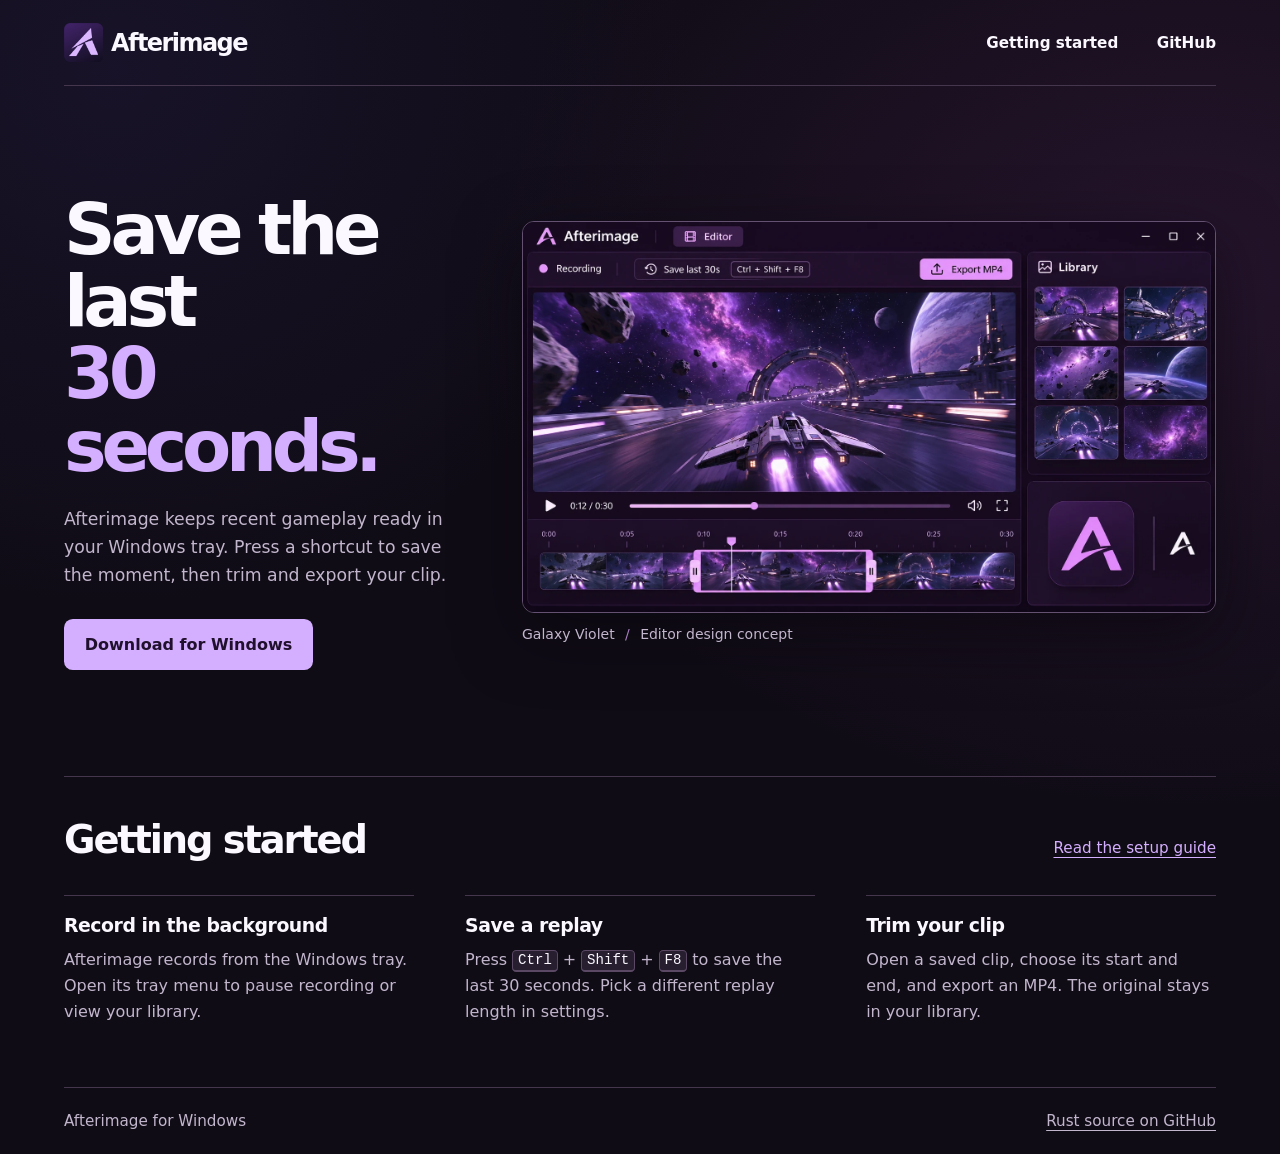
<file: docs/index.html>
<!doctype html>
<html lang="en">
<head>
  <meta charset="utf-8">
  <meta name="viewport" content="width=device-width, initial-scale=1">
  <meta name="theme-color" content="#100c16">
  <meta name="description" content="Afterimage is a Rust desktop app for saving, trimming, and exporting gameplay clips on Windows.">
  <title>Afterimage — Gameplay clips for Windows</title>
  <link rel="icon" href="assets/afterimage.ico">
  <link rel="stylesheet" href="style.css">
</head>
<body id="top">
  <a class="skip" href="#main">Skip to content</a>
  <header class="mast wrap">
    <a class="wordmark" href="#top"><img src="assets/afterimage.ico" width="39" height="39" alt="">Afterimage</a>
    <nav aria-label="Main navigation">
      <a href="#getting-started">Getting started</a>
      <a href="https://github.com/vlyxxxxxq/afterimage">GitHub</a>
    </nav>
  </header>
  <main id="main">
    <section class="intro wrap" aria-labelledby="headline">
      <div class="pitch">
        <h1 id="headline">Save the last<br><span>30 seconds.</span></h1>
        <p>Afterimage keeps recent gameplay ready in your Windows tray. Press a shortcut to save the moment, then trim and export your clip.</p>
        <a class="download" href="https://github.com/vlyxxxxxq/afterimage/releases/latest">Download for Windows</a>
      </div>
      <figure class="preview">
        <a href="assets/galaxy-violet.webp" aria-label="Open the full-size Galaxy Violet design concept">
          <img src="assets/galaxy-violet.webp" width="1672" height="941" fetchpriority="high" alt="A violet clip editor with a space-racing preview, thumbnail timeline, and clip library.">
        </a>
        <figcaption>Galaxy Violet <span aria-hidden="true">/</span> Editor design concept</figcaption>
      </figure>
    </section>
    <section id="getting-started" class="guide wrap" aria-labelledby="guide-title">
      <div class="guide-heading"><h2 id="guide-title">Getting started</h2><a href="https://github.com/vlyxxxxxq/afterimage#readme">Read the setup guide</a></div>
      <div class="steps">
        <article><h3>Record in the background</h3><p>Afterimage records from the Windows tray. Open its tray menu to pause recording or view your library.</p></article>
        <article><h3>Save a replay</h3><p>Press <kbd>Ctrl</kbd> + <kbd>Shift</kbd> + <kbd>F8</kbd> to save the last 30 seconds. Pick a different replay length in settings.</p></article>
        <article><h3>Trim your clip</h3><p>Open a saved clip, choose its start and end, and export an MP4. The original stays in your library.</p></article>
      </div>
    </section>
  </main>
  <footer class="wrap"><span>Afterimage for Windows</span><a href="https://github.com/vlyxxxxxq/afterimage">Rust source on GitHub</a></footer>
</body>
</html>
</file>
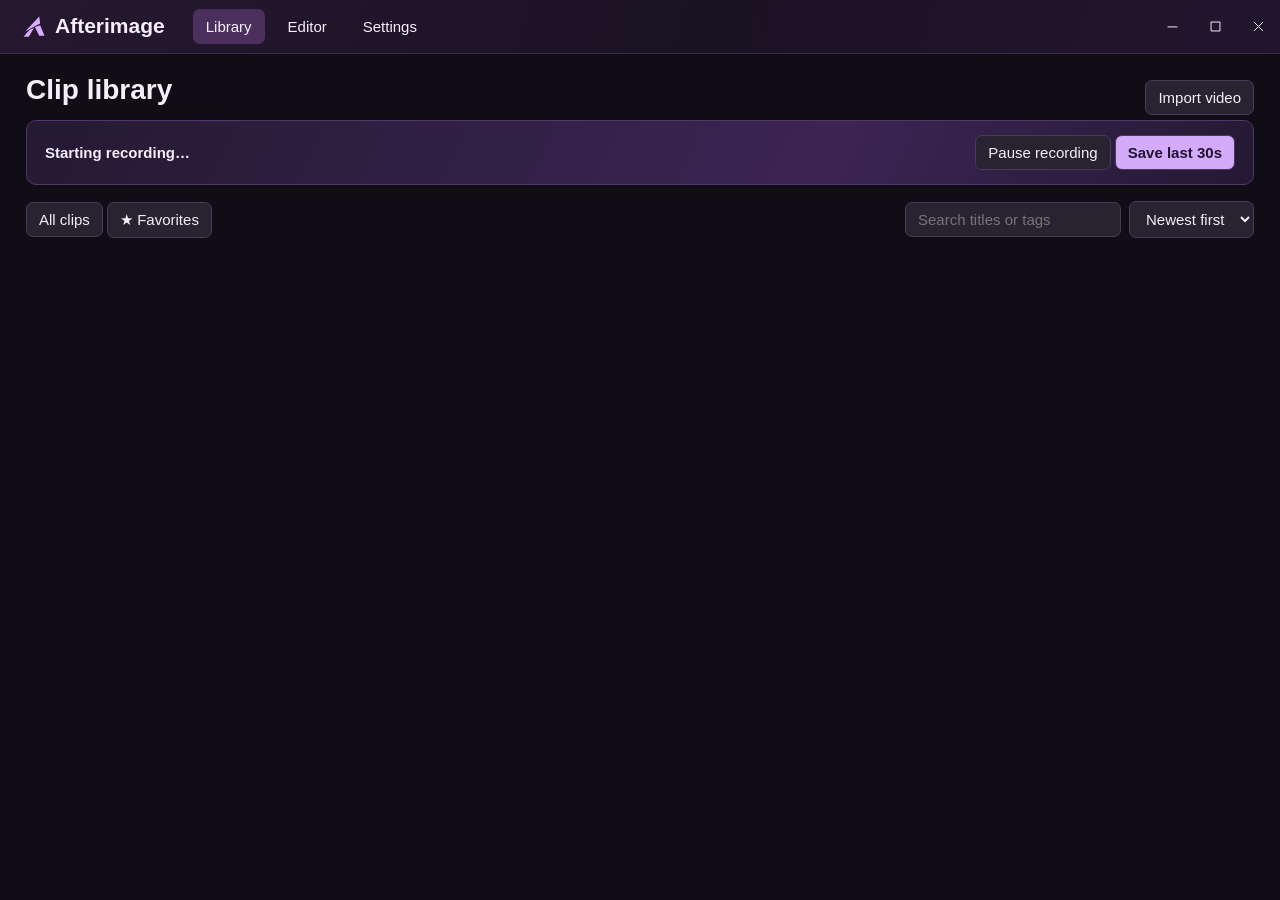
<file: src/ui.html>
<!doctype html><html lang="en"><meta charset="utf-8"><meta name="viewport" content="width=device-width,initial-scale=1"><title>Afterimage</title>
<style>
*{box-sizing:border-box}body{margin:0;background:#100d16;color:#f4effa;font:15px 'Segoe UI',sans-serif;color-scheme:dark}button,input,select{font:inherit;color:inherit}button,select,input:not([type=range]){background:#282231;border:1px solid #493b55;border-radius:7px;padding:8px 12px}button{cursor:pointer}button:hover,button:focus-visible{border-color:#bd8ae8}button:disabled{opacity:.5;cursor:default}.primary{background:#d4aafb;color:#21132e;font-weight:650}header,nav,.row{display:flex;align-items:center;gap:10px}header{padding:12px 22px;border-bottom:1px solid #392c44;background:#191320;position:sticky;top:0;z-index:2}header strong{font-size:21px;margin-right:18px}svg{vertical-align:middle;margin-right:7px}nav button{border-color:transparent;background:transparent}.active{background:#4b305e}main{max-width:1500px;margin:auto;padding:20px 26px}.row{justify-content:space-between;flex-wrap:wrap}h1{font-size:28px;margin:0 0 14px}h2{font-size:16px}small,#info,#state{color:#ceb9dc}.rec{background:linear-gradient(115deg,#241a32,#3c2454 65%,#241934);border:1px solid #523769;padding:14px 18px;border-radius:10px;margin:0 0 16px}.grid{display:grid;grid-template-columns:repeat(auto-fill,minmax(205px,1fr));gap:14px;margin-top:15px}.card{padding:0;overflow:hidden;text-align:left;background:#211b2a}.card img,.rail img{display:block;width:100%;aspect-ratio:16/9;object-fit:cover;background:#2d2337}.card b,.card small{display:block;padding:6px 10px;overflow:hidden;text-overflow:ellipsis;white-space:nowrap}.card small{padding-top:0}.editor{display:grid;grid-template-columns:160px 1fr;gap:14px}.rail{overflow:auto;max-height:52vh}.rail button{width:100%;padding:0;margin-bottom:8px;overflow:hidden;text-align:left}.rail span{display:block;padding:4px;text-overflow:ellipsis;overflow:hidden;white-space:nowrap}.screen{height:clamp(180px,46vh,560px);display:flex;justify-content:center;align-items:center;background:#08060b;border-radius:9px;overflow:hidden}video{max-width:100%;height:100%;object-fit:contain}#strip{position:relative;height:52px;background:#302538 center/100% 100% no-repeat;margin:10px 8px;touch-action:none;cursor:crosshair}#selection{position:absolute;top:0;bottom:0;border:2px solid #d5a3ff;pointer-events:none}.handle{position:absolute;border:0;background:#d8aaff;width:12px;padding:0;top:0;bottom:0;transform:translateX(-50%);cursor:ew-resize;touch-action:none}input[type=range]{accent-color:#c78ded}#seek{width:100%;margin:6px 0}.controls{display:flex;gap:8px;align-items:center;flex-wrap:wrap}.controls span{margin-left:auto;font-variant-numeric:tabular-nums}#status{position:sticky;bottom:0;background:#19131f;color:#e0c6ed;padding:8px 26px;min-height:32px}#status:empty{display:none}.form{display:grid;grid-template-columns:160px minmax(170px,280px);align-items:center;gap:14px}.gap{margin-top:14px}[hidden]{display:none!important}#empty{padding:55px 0;text-align:center;color:#c0b0cc}kbd{font:13px Consolas;color:#d9c3e4}#search{min-width:150px}.brand{white-space:nowrap}@media(max-width:850px){.editor{grid-template-columns:110px 1fr}header{gap:3px}header strong{margin-right:0}}
header{user-select:none;padding:0 0 0 20px;height:54px;background:linear-gradient(106deg,#25182f,#1a1324 55%,#24152e)}.window-controls{display:flex;align-self:stretch;margin-left:7px}.window-controls button{display:grid;place-items:center;width:43px;padding:0;border:0;border-radius:0;background:transparent}.window-controls button:hover{background:#392943}.window-controls #hide:hover{background:#a13b59}.window-controls svg{width:13px;height:13px;fill:none;stroke:currentColor;stroke-width:1.2;margin:0}.window-controls button:focus-visible{outline:2px solid #dbacff;outline-offset:-3px}.edge{position:fixed;z-index:10}.max .edge{display:none}.edge[data-side=n],.edge[data-side=s]{height:4px;left:6px;right:6px;cursor:ns-resize}.edge[data-side=n]{top:0}.edge[data-side=s]{bottom:0}.edge[data-side=w],.edge[data-side=e]{width:4px;top:6px;bottom:6px;cursor:ew-resize}.edge[data-side=w]{left:0}.edge[data-side=e]{right:0}.corner{width:7px;height:7px}.edge[data-side=nw]{top:0;left:0;cursor:nwse-resize}.edge[data-side=ne]{top:0;right:0;cursor:nesw-resize}.edge[data-side=sw]{bottom:0;left:0;cursor:nesw-resize}.edge[data-side=se]{bottom:0;right:0;cursor:nwse-resize}

.card {transition:transform 140ms ease,border-color 140ms ease;content-visibility:auto;contain-intrinsic-size:auto 185px}
.card:hover{transform:translateY(-2px);border-color:#b082d1}
.tag-list{display:flex;flex-wrap:wrap;gap:4px;padding:0 10px 9px}
.tag-list span{color:#e2caf3;background:#3b274a;border-radius:4px;font-size:12px;padding:2px 6px}
.toolbar,.detail-fields,.precision{display:flex;align-items:center;flex-wrap:wrap;gap:8px}
.detail-fields input{width:150px}.precision{margin:8px 0 14px}.precision input{width:87px;font-variant-numeric:tabular-nums}
#playhead{position:absolute;top:0;bottom:0;width:2px;background:white;box-shadow:0 0 3px #09060e;pointer-events:none}
.controls button,.precision button{padding:6px 10px}
:focus-visible{outline:2px solid #d5a3ff;outline-offset:2px}
@media(prefers-reduced-motion:reduce){.card{transition:none}.card:hover{transform:none}}
</style>
<header><strong class="brand"><svg width="28" height="28" viewBox="0 0 32 32" aria-hidden="true"><path fill="#d9acff" d="M6 21 22 4 23 12ZM4 27 11 19 16 17 10 27ZM17 16 23 14 28 26 22 26Z"/></svg>Afterimage</strong><nav><button data-view="library">Library</button><button data-view="editor">Editor</button><button data-view="settings">Settings</button></nav><span style="margin-left:auto" id="state"></span><kbd id="shortcut"></kbd><div class="window-controls" role="group" aria-label="Window controls">
<button id="min" title="Minimize" aria-label="Minimize"><svg viewBox="0 0 16 16"><path d="M2 8.5h12"/></svg></button>
<button id="max" title="Maximize" aria-label="Maximize"><svg viewBox="0 0 16 16"><path id="maxGlyph" d="M2.5 2.5h11v11h-11z"/></svg></button>
<button id="hide" title="Close to tray" aria-label="Close to tray"><svg viewBox="0 0 16 16"><path d="m2.5 2.5 11 11m0-11-11 11"/></svg></button></div></header>
<main><section id="library"><div class="row"><h1>Clip library</h1><button id="import">Import video</button></div><div class="rec row"><div><b id="ready">Starting recording…</b><br><small id="info"></small></div><div><button id="pause">Pause recording</button> <button class="primary" id="save">Save last 30s</button></div></div><div class="row"><div><button id="all">All clips</button> <button id="favorites">★ Favorites</button></div><div class="toolbar"><input id="search" aria-label="Search by title or tag" placeholder="Search titles or tags"><select id="sort" aria-label="Sort clips"><option value="new">Newest first</option><option value="old">Oldest first</option><option value="name">Title A–Z</option></select></div></div><div id="cards" class="grid"></div><p id="empty"></p></section>
<section id="editor" hidden><div class="row"><h1>Clip editor</h1><div class="detail-fields"><input id="title" aria-label="Clip title" maxlength="120"><input id="tags" aria-label="Clip tags, separated by commas" placeholder="Tags, comma separated"><button id="rename">Save details</button> <button id="star">☆ Favorite</button></div></div><div class="editor"><div class="rail"><h2>Recent clips</h2><div id="recent"></div></div><div><div class="screen"><video id="video" preload="metadata"></video></div><input type="range" min="0" max="1" step=".01" id="seek" aria-label="Playback position"><div class="controls"><button id="play">Play</button><button id="setIn">Set in</button><button id="setOut">Set out</button><button id="reset">Reset trim</button><span id="clock"></span></div><div id="strip"><div id="selection"></div><div id="playhead"></div><button class="handle" id="hin" aria-label="Trim start"></button><button class="handle" id="hout" aria-label="Trim end"></button></div><div class="precision">
<label>In <input id="inTime" type="number" step=".001" min="0" aria-label="Start in seconds"></label>
<label>Out <input id="outTime" type="number" step=".001" min="0" aria-label="End in seconds"></label>
<button id="undo" title="Undo last edit (Ctrl+Z)">Undo</button><button id="redo" title="Redo edit (Ctrl+Y)">Redo</button>
<label><input id="loop" type="checkbox"> Loop selection</label>
<select id="speed" aria-label="Preview speed"><option value=".25">0.25× preview</option><option value=".5">0.5× preview</option><option selected value="1">1× preview</option><option value="1.5">1.5× preview</option><option value="2">2× preview</option></select>
</div><div class="row"><small id="times"></small><div><select id="shape" aria-label="Export frame"><option>Original frame</option><option>Vertical 9∶16</option><option>Square 1∶1</option></select> <label><input type="checkbox" id="mute">Mute audio</label> <select id="quality" aria-label="Export quality"><option value="balanced">Balanced</option><option value="high">High quality</option><option value="compact">Smaller file</option></select> <button id="export" class="primary">Export MP4</button></div></div></div></div></section>
<section id="settings" hidden><h1>Capture settings</h1><form id="pref" class="form"><label for="secs">Replay length</label><select id="secs"></select><label for="fps">Frame rate</label><select id="fps"></select><label for="height">Resolution limit</label><select id="height"></select><label for="key">Save shortcut</label><select id="key"></select><label for="monitor">Display</label><select id="monitor"></select><label for="audio">System audio</label><input type="checkbox" id="audio"><button class="primary">Save settings</button></form><button class="gap" id="folder">Open clips folder</button></section></main><div role="status" id="status"></div>
<script>
const el=id=>document.getElementById(id), send=(cmd,extra={})=>window.ipc.postMessage(JSON.stringify({cmd,...extra})),v=el('video');
const undoStack=[],redoStack=[];
let animation=0;
let clips=[],selected,view='library',fav=false,a=0,b=0,prefs={},lastRows='',settingsHash='',version=0;
const text=(id,value)=>{const node=el(id);if(node.textContent!==value)node.textContent=value}, fmt=t=>Number.isFinite(t)?Math.floor(t/60)+':'+(t%60).toFixed(1).padStart(4,'0'):'0:00.0';
function page(p){if(p==='editor'&&!selected){if(clips.length){openClip(clips[0]);return}text('status','Save or import a clip to start editing.');return}view=p;for(const n of ['library','editor','settings'])el(n).hidden=n!==p;document.querySelectorAll('[data-view]').forEach(x=>x.classList.toggle('active',x.dataset.view===p));if(p!=='editor')v.pause()}
document.querySelectorAll('[data-view]').forEach(x=>x.onclick=()=>page(x.dataset.view));
function card(c,rail){const btn=document.createElement('button');btn.className=rail?'':'card';let img=new Image();img.alt='';img.loading='lazy';img.src='/thumb/'+c.id+'?v='+version;btn.append(img);let name=document.createElement(rail?'span':'b');name.textContent=(c.star?'★  ':'')+c.title;btn.append(name);if(!rail){let dt=document.createElement('small');dt.textContent=c.date.slice(0,16).replace('T','  ·  ');btn.append(dt);
    if(c.tags?.length){const group=document.createElement('div');group.className='tag-list';
    for(const tag of c.tags){const chip=document.createElement('span');chip.textContent=tag;group.append(chip)}btn.append(group)}
}btn.onclick=()=>openClip(c);return btn}
function render(){const words=el('search').value.trim().toLowerCase().split(/\s+/);
const list=clips.filter(c=>{const fields=[c.title,...(c.tags||[])].join(' ').toLowerCase();return (!fav||c.star)&&words.every(word=>fields.includes(word))});
const order=el('sort').value;list.sort((x,y)=>order==='name'?x.title.localeCompare(y.title):order==='old'?x.date.localeCompare(y.date):y.date.localeCompare(x.date));el('cards').replaceChildren(...list.map(c=>card(c,false)));el('recent').replaceChildren(...clips.slice(0,15).map(c=>card(c,true)));text('empty',list.length?'':clips.length?'No matching clips.':'Press your save shortcut to keep your first clip.');el('all').classList.toggle('active',!fav);el('favorites').classList.toggle('active',fav)}
function openClip(c){undoStack.length=redoStack.length=0;el('tags').value=(c.tags||[]).join(', ');selected=c;v.pause();a=b=0;el('title').value=c.title;text('star',c.star?'★ Favorite':'☆ Favorite');el('strip').style.backgroundImage='none';v.src='/video/'+c.id;send('strip',{id:c.id});page('editor')}
function options(id,values,fn){el(id).replaceChildren(...values.map(v=>new Option(fn(v),v)))}
options('secs',[15,30,45,60,90,120],x=>x+' seconds');options('fps',[30,60],x=>x+' fps');options('height',[720,1080,1440],x=>x+'p');options('key',Array.from({length:12},(_,i)=>i+1),x=>'Ctrl + Shift + F'+x);
window.update=s=>{document.documentElement.classList.toggle('max',s.maximized);el('max').title=s.maximized?'Restore down':'Maximize';el('max').setAttribute('aria-label',el('max').title);el('maxGlyph').setAttribute('d',s.maximized?'M5 2.5h8.5V11H11 M2.5 5h8.5v8.5H2.5z':'M2.5 2.5h11v11h-11z');prefs=s.settings;text('state',s.running?'● Recording':'○ Recording off');text('shortcut',s.bound?'Ctrl + Shift + F'+prefs.Key:'Shortcut unavailable');text('ready',s.running?s.ready+'s ready to clip':'Recording is off');text('info',s.audioError?'System audio unavailable':prefs.Audio?'Display + system audio':'Display only');text('pause',s.wants?'Pause recording':'Start recording');text('save',s.saving?'Saving…':'Save last '+prefs.Seconds+'s');el('save').disabled=!s.ready||s.saving;el('export').disabled=s.busy;el('import').disabled=s.busy;text('status',s.message);const sh=JSON.stringify([prefs,s.displays]);if(sh!==settingsHash){settingsHash=sh;options('monitor',s.displays.map((_,i)=>i),i=>s.displays[i]);for(const [id,k] of [['secs','Seconds'],['fps','Fps'],['height','Height'],['key','Key'],['monitor','Monitor']])el(id).value=prefs[k];el('audio').checked=prefs.Audio}};
window.library=rows=>{clips=rows;let hash=JSON.stringify(rows.map(c=>[c.id,c.title,c.star,c.tags]));if(lastRows!==hash){lastRows=hash;render()}if(selected){selected=clips.find(x=>x.id===selected.id);if(selected)text('star',selected.star?'★ Favorite':'☆ Favorite')}};
window.art=(id,kind)=>{if(kind==='strip'&&selected?.id===id)el('strip').style.backgroundImage='url("/strip/'+id+'?v='+Date.now()+'")';if(kind==='thumb')document.querySelectorAll('img').forEach(img=>{if(img.src.includes('/thumb/'+id))img.src='/thumb/'+id+'?v='+Date.now()})};
function position(){
    if(!Number.isFinite(v.duration)||!v.duration)return;
    el('seek').value=v.currentTime;
    el('playhead').style.left=(100*v.currentTime/v.duration)+'%';
    text('clock',fmt(v.currentTime)+' / '+fmt(v.duration));
}
function draw(){if(!v.duration)return;position();
    el('inTime').value=a.toFixed(3);el('outTime').value=b.toFixed(3);
    el('undo').disabled=!undoStack.length;el('redo').disabled=!redoStack.length;const left=100*a/v.duration,right=100*b/v.duration;el('hin').style.left=el('selection').style.left=left+'%';el('hout').style.left=right+'%';el('selection').style.width=(right-left)+'%';text('times',fmt(a)+' – '+fmt(b)+'  ·  '+fmt(b-a));const ratio=[0,9/16,1][el('shape').selectedIndex];v.style.width=ratio?'min(100%, '+Math.round(v.parentElement.clientHeight*ratio)+'px)':'100%';v.style.objectFit=ratio?'cover':'contain';v.muted=el('mute').checked}
function cut(){return {In:a,Out:b,Shape:el('shape').selectedIndex,Mute:el('mute').checked}}
let previousCut;
function draft(remember=true){
    if(!selected||!v.duration)return;
    const next=cut();
    if(remember===true&&previousCut && JSON.stringify(previousCut)!==JSON.stringify(next)){
        undoStack.push(previousCut);if(undoStack.length>80)undoStack.shift();redoStack.length=0;
    }
    previousCut=next;selected.draft=next;send('draft',{id:selected.id,draft:next});draw()
}
function historyEdit(from,to){
    if(!from.length)return;
    v.pause();to.push(cut());const d=from.pop();a=d.In;b=d.Out;
    el('shape').selectedIndex=d.Shape;el('mute').checked=d.Mute;
    v.currentTime=Math.max(a,Math.min(b,v.currentTime));draft(false)
}
el('undo').onclick=()=>historyEdit(undoStack,redoStack);
el('redo').onclick=()=>historyEdit(redoStack,undoStack);
for(const [id,start] of [['inTime',true],['outTime',false]]){
    el(id).onchange=()=>{let t=el(id).valueAsNumber;
        if(!Number.isFinite(t)||!v.duration){draw();return}
        v.pause();
        if(start){a=Math.max(0,Math.min(b-Math.min(.01,b),t));v.currentTime=a}
        else{b=Math.min(v.duration,Math.max(a+.01,t));v.currentTime=b}
        draft()
    }
}
function boundary(){
    if(v.currentTime<b || !v.duration)return;
    if(el('loop').checked){v.currentTime=a;if(v.paused)v.play().catch(()=>{})}
    else{v.pause();v.currentTime=a}
}
function animate(){
    if(v.paused||document.hidden)return;
    boundary();position();
    if(!v.paused)animation=requestAnimationFrame(animate)
}
function startAnimation(){cancelAnimationFrame(animation);animate()}
document.addEventListener('visibilitychange',()=>{if(!document.hidden&&!v.paused)startAnimation()});
el('speed').onchange=()=>{v.playbackRate=Number(el('speed').value)};
v.onended=boundary;
v.onloadedmetadata=()=>{const d=selected?.draft||{};a=Math.max(0,d.In||0);b=Math.min(v.duration,d.Out||v.duration);if(b<=a){a=0;b=v.duration}el('shape').selectedIndex=d.Shape||0;el('mute').checked=!!d.Mute;el('seek').max=v.duration;v.currentTime=a;previousCut=cut();v.playbackRate=Number(el('speed').value);draw()};v.ontimeupdate=()=>{if(!v.paused)boundary();position()};v.onerror=()=>text('status','Preview could not open this video.');v.onplay=()=>{text('play','Pause');startAnimation()};v.onpause=()=>{cancelAnimationFrame(animation);text('play','Play')};el('play').onclick=()=>{if(v.paused){if(v.currentTime<a||v.currentTime>=b-.03)v.currentTime=a;v.play().catch(e=>text('status',e.message))}else v.pause()};el('seek').oninput=e=>v.currentTime=+e.target.value;
el('setIn').onclick=()=>{a=Math.max(0,Math.min(v.currentTime,b-.05));draft()};el('setOut').onclick=()=>{b=Math.min(v.duration,Math.max(v.currentTime,a+.05));draft()};el('reset').onclick=()=>{a=0;b=v.duration;draft()};
for(const [id,left] of [['hin',true],['hout',false]]){let h=el(id);h.onpointerdown=e=>{v.pause();h.setPointerCapture(e.pointerId);e.stopPropagation()};h.onpointermove=e=>{if(!h.hasPointerCapture(e.pointerId)||!v.duration)return;let r=el('strip').getBoundingClientRect(),t=Math.max(0,Math.min(v.duration,(e.clientX-r.left)/r.width*v.duration));if(left){a=Math.max(0,Math.min(t,b-.05));v.currentTime=a}else{b=Math.min(v.duration,Math.max(t,a+.05));v.currentTime=b}draw()};h.onlostpointercapture=()=>draft()}
el('strip').onpointerdown=e=>{if(e.target.classList.contains('handle')||!v.duration)return;let r=el('strip').getBoundingClientRect();v.currentTime=(e.clientX-r.left)/r.width*v.duration};el('shape').onchange=el('mute').onchange=()=>draft();window.onresize=draw;
el('all').onclick=()=>{fav=false;render()};el('favorites').onclick=()=>{fav=true;render()};el('search').oninput=render;el('sort').onchange=render;
for(const [id,cmd] of [['save','save'],['pause','toggle'],['import','import'],['folder','folder']])el(id).onclick=()=>send(cmd);
el('star').onclick=()=>send('star',{id:selected.id});el('rename').onclick=()=>send('rename',{id:selected.id,title:el('title').value,tags:el('tags').value.split(',').map(t=>t.trim()).filter(Boolean)});el('export').onclick=()=>send('export',{id:selected.id,start:a,end:b,shape:el('shape').selectedIndex,mute:v.muted,quality:el('quality').value});
el('pref').onsubmit=e=>{e.preventDefault();send('settings',{settings:{Seconds:+el('secs').value,Fps:+el('fps').value,Height:+el('height').value,Key:+el('key').value,Monitor:+el('monitor').value,Audio:el('audio').checked}})};
window.onkeydown=e=>{
    if(view!=='editor'||!v.duration||['INPUT','SELECT','TEXTAREA'].includes(e.target.tagName))return;
    const k=e.key.toLowerCase();
    if(e.ctrlKey&&['z','y'].includes(k)){
        e.preventDefault();el(k==='y'||e.shiftKey?'redo':'undo').click();return
    }
    if(e.altKey||e.ctrlKey||e.metaKey)return;
    if(k===' '&&e.target.closest('button'))return;
    const id={' ':'play','i':'setIn','o':'setOut'}[k];
    if(id){e.preventDefault();el(id).click()}
    if(k==='arrowleft'||k==='arrowright'){v.pause();const step=e.shiftKey ? .01 : .1;v.currentTime=Math.max(0,Math.min(v.duration,v.currentTime+(k==='arrowleft'?-step:step)));e.preventDefault()}
};
const header=document.querySelector('header');
const draggable=e=>!e.target.closest('button,input,select,a,.window-controls');
let dragOrigin=null;
header.onpointerdown=e=>{if(e.button===0&&draggable(e))dragOrigin=[e.screenX,e.screenY]};
header.onpointermove=e=>{if(!e.buttons){dragOrigin=null;return}if(dragOrigin&&Math.hypot(e.screenX-dragOrigin[0],e.screenY-dragOrigin[1])>=4){dragOrigin=null;send('window-drag')}};
window.addEventListener('pointerup',()=>dragOrigin=null);
header.ondblclick=e=>{if(draggable(e))send('window-maximize')};
for(const [id,cmd] of [['min','minimize'],['max','maximize'],['hide','hide']])el(id).onclick=()=>send('window-'+cmd);
for(const side of ['n','s','e','w','ne','nw','se','sw']){const edge=document.createElement('div');edge.className='edge'+(side.length===2?' corner':'');edge.dataset.side=side;edge.setAttribute('aria-hidden','true');edge.onpointerdown=e=>{if(e.button===0){e.preventDefault();send('window-resize',{edge:side})}};document.body.append(edge)}
page('library');send('init');
</script></html>
</file>
<file: docs/style.css>
:root {
  color-scheme: dark;
  --base: #100c16;
  --ink: #fbf8ff;
  --muted: #c2b6cd;
  --orchid: #d5afff;
  --edge: #45354d;
  font-family: "Inter", "Segoe UI", system-ui, sans-serif;
}
* { box-sizing: border-box; }
html { scroll-behavior: smooth; }
body {
  margin: 0;
  color: var(--ink);
  background:
    radial-gradient(ellipse at 93% 24%, #45204d66, transparent 45rem),
    radial-gradient(ellipse at 9% 6%, #27204b55, transparent 36rem),
    var(--base);
}
a { color: inherit; text-underline-offset: .28em; }
a:focus-visible { outline: 3px solid var(--orchid); outline-offset: 5px; }
.skip { position: fixed; inset: .5rem auto auto .5rem; transform: translateY(-180%); z-index: 2; background: var(--ink); color: var(--base); padding: .7rem; }
.skip:focus { transform: none; }
.wrap { width: min(90%, 87rem); margin-inline: auto; }
.mast, footer { display: flex; justify-content: space-between; align-items: center; gap: 1rem; }
.mast { min-height: 5.4rem; border-bottom: 1px solid var(--edge); }
.wordmark { display: inline-flex; align-items: center; gap: .5rem; letter-spacing: -.065em; font-size: 1.5rem; font-weight: 700; text-decoration: none; }
.wordmark img { display: block; }
nav { display: flex; align-items: center; gap: clamp(1rem, 3vw, 2.7rem); }
nav a, footer, .guide-heading a { font-size: .95rem; }
nav a { font-weight: 550; text-decoration: none; }
nav a:hover, footer a:hover, .guide-heading a:hover { color: var(--orchid); text-decoration: underline; }
.intro {
  display: grid;
  grid-template-columns: minmax(0, .85fr) minmax(0, 1.45fr);
  gap: clamp(1.8rem, 4vw, 4rem);
  align-items: center;
  padding-block: clamp(4rem, 8.3vw, 9rem);
}
h1, h2, h3, p, figure { margin: 0; }
h1, h2, h3, .wordmark { text-wrap: balance; }
h1 {
  font-family: "Inter", "Segoe UI", system-ui, sans-serif;
  font-weight: 700;
  font-size: clamp(3.2rem, 5.6vw, 6rem);
  line-height: 1.01;
  letter-spacing: -.073em;
}
h1 span { color: var(--orchid); }
.pitch p { max-width: 35ch; margin-top: 1.5rem; color: var(--muted); line-height: 1.62; font-size: clamp(1.05rem, 1.35vw, 1.24rem); }
.download { display: inline-flex; margin-top: 1.8rem; min-height: 3.2rem; align-items: center; border-radius: .55rem; padding: .7rem 1.3rem; background: var(--orchid); color: #21102d; text-decoration: none; font-weight: 700; }
.download:hover { background: #ead0ff; }
.preview { min-width: 0; }
.preview a { display: block; border: 1px solid #645070; border-radius: .75rem; overflow: hidden; box-shadow: 0 1.3rem 4rem #08050b88; }
.preview img { display: block; width: 100%; height: auto; }
figcaption { display: flex; gap: .65rem; align-items: center; margin-top: .8rem; color: var(--muted); font-size: .875rem; }
figcaption span { color: #aa81c4; }
.guide { padding-block: 2.6rem 3.8rem; border-top: 1px solid var(--edge); }
.guide-heading { display: flex; align-items: baseline; justify-content: space-between; gap: 1rem; flex-wrap: wrap; }
h2 { font-size: clamp(1.9rem, 3vw, 2.6rem); letter-spacing: -.055em; line-height: 1.1; }
.guide-heading a { color: var(--orchid); }
.steps { display: grid; grid-template-columns: repeat(3, minmax(0, 1fr)); gap: clamp(1.4rem, 4vw, 4rem); margin-top: 2.1rem; }
article { border-top: 1px solid var(--edge); padding-top: 1.15rem; }
h3 { font-size: 1.18rem; letter-spacing: -.025em; }
article p { margin-top: .65rem; line-height: 1.65; color: var(--muted); }
kbd { white-space: nowrap; padding: .08rem .3rem; border: 1px solid #5a4864; border-bottom-width: 2px; border-radius: .27rem; background: #271e30; color: var(--ink); font-family: "IBM Plex Mono", Consolas, monospace; font-size: .88em; }
footer { border-top: 1px solid var(--edge); color: var(--muted); padding-block: 1.5rem; }
@media (max-width: 56rem) {
  .intro { grid-template-columns: minmax(0, 1fr); padding-block: 3.6rem; }
  .pitch p { max-width: 49ch; }
  .steps { grid-template-columns: 1fr; }
  .mast { min-height: 4.7rem; }
}
@media (max-width: 32rem) {
  .mast { align-items: flex-start; flex-direction: column; gap: .65rem; padding-block: .85rem; }
  .intro { gap: 2rem; padding-block: 2.7rem; }
  .guide { padding-block: 2rem; }
  footer { align-items: flex-start; flex-direction: column; }
}
@media (prefers-reduced-motion: reduce) { html { scroll-behavior: auto; } }
</file>
